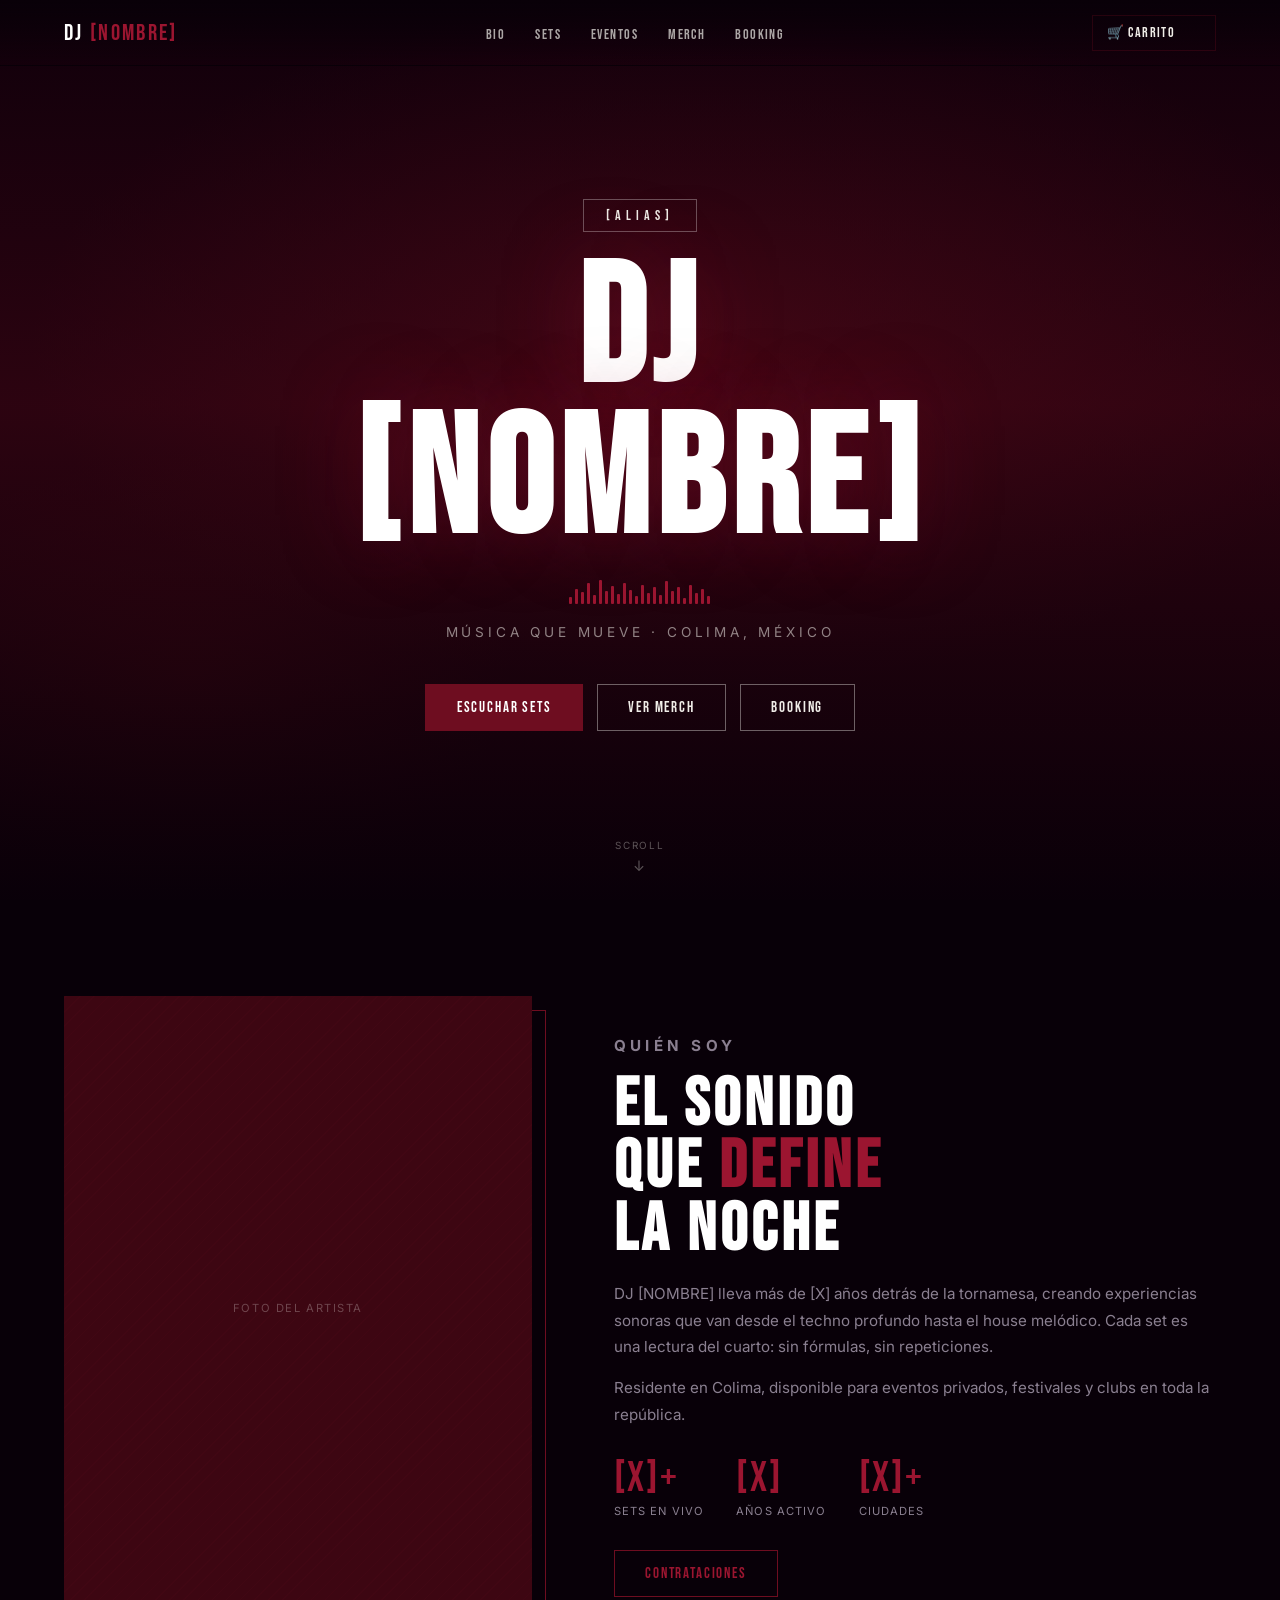
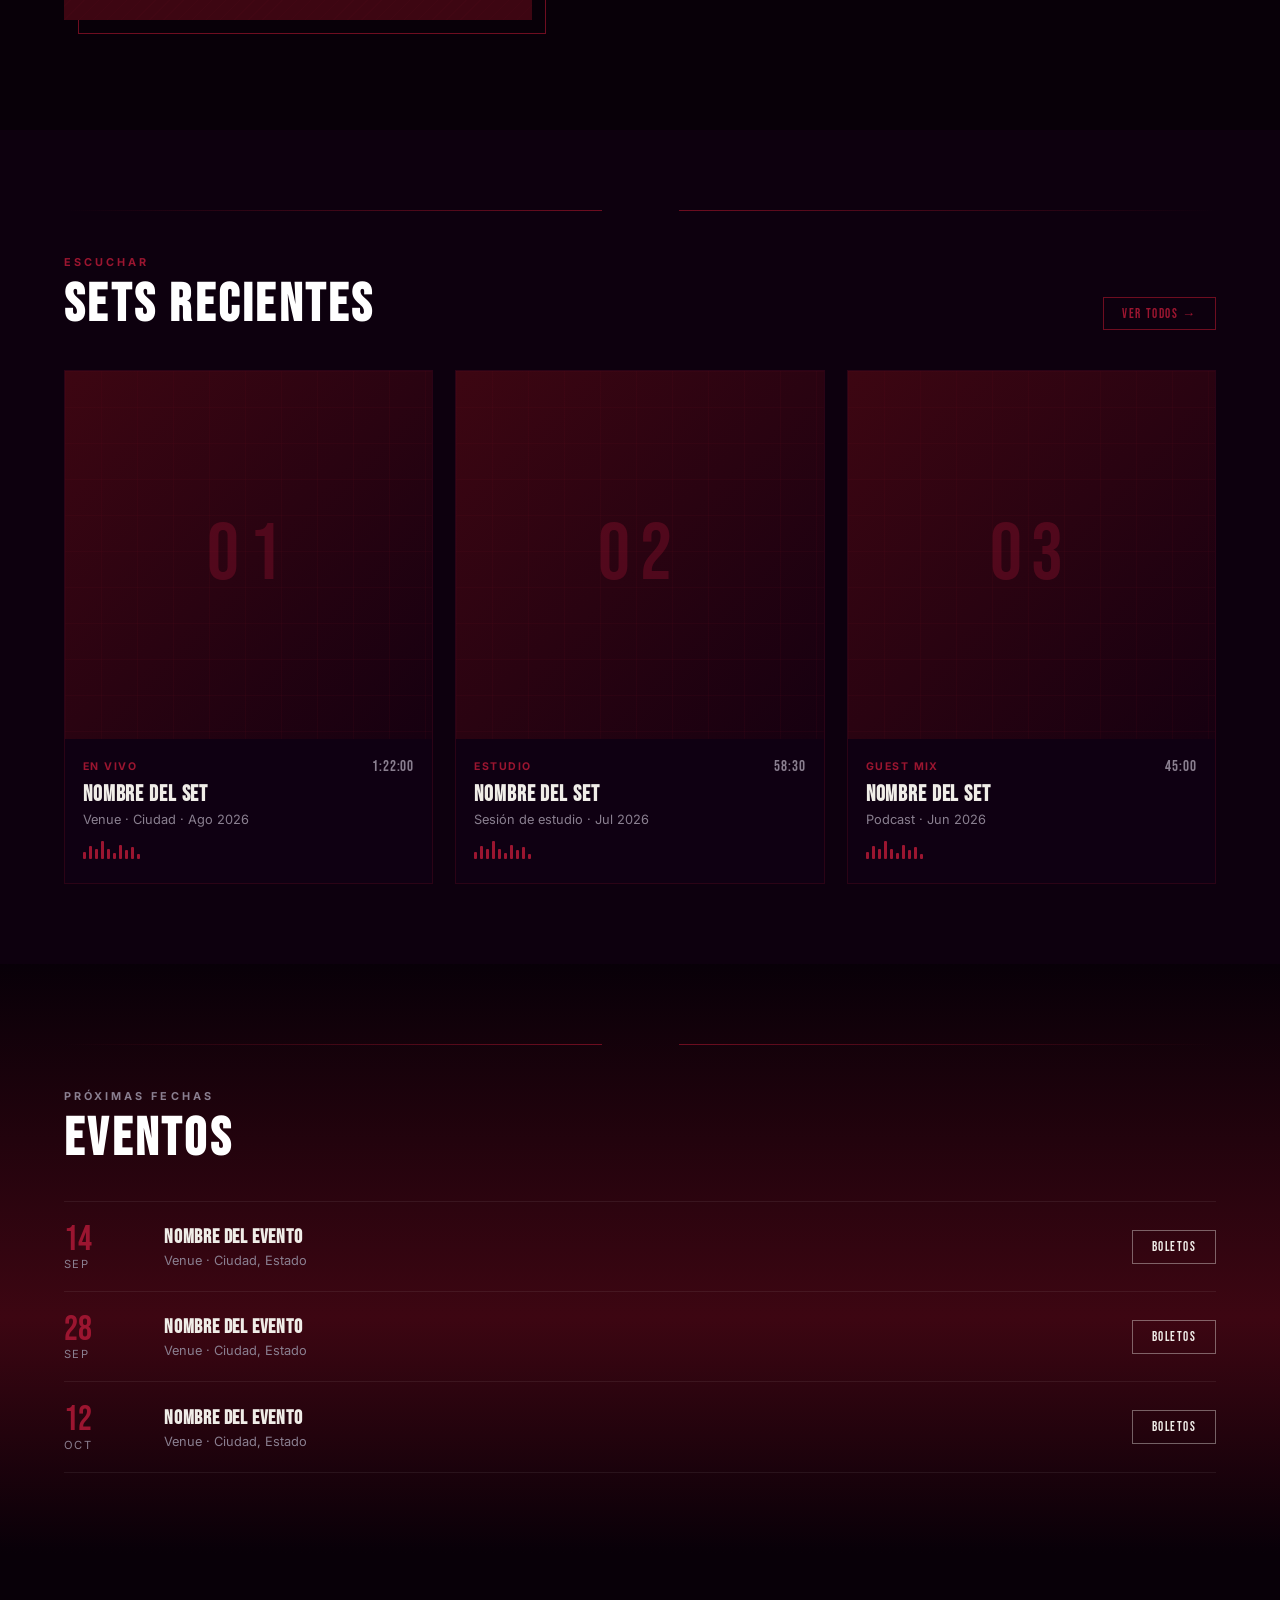
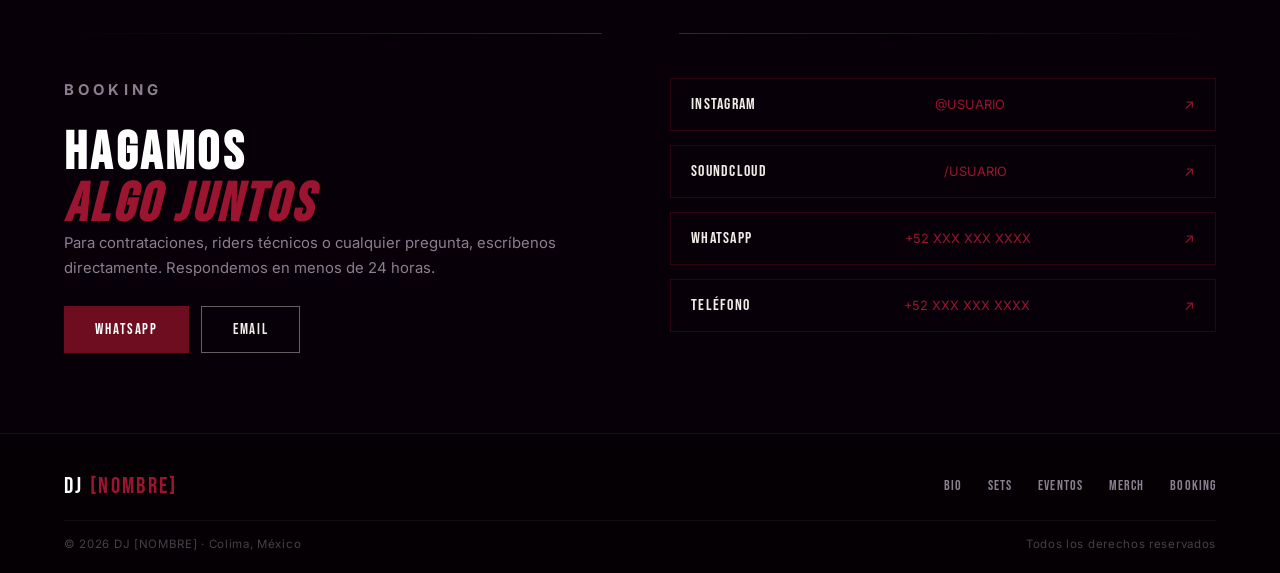
<file: Front_Corregido/index.html>
<!DOCTYPE html>
<html lang="es">
<head>
  <meta charset="UTF-8">
  <meta name="viewport" content="width=device-width, initial-scale=1.0">
  <title>DJ [NOMBRE] — Página oficial</title>
  <meta name="description" content="DJ [NOMBRE] — Sets, eventos, merch y booking desde Colima.">
  <link rel="preconnect" href="https://fonts.googleapis.com">
  <link rel="preconnect" href="https://fonts.gstatic.com" crossorigin>
  <link href="https://fonts.googleapis.com/css2?family=Bebas+Neue&family=Inter:wght@400;500;600;700&display=swap" rel="stylesheet">
  <link rel="stylesheet" href="client/style.css">
</head>
<body>

<!-- ══ HEADER ══════════════════════════════════════════════ -->
<header class="site-header" id="site-header">
  <a href="index.html" class="brand">DJ&nbsp;<em>[NOMBRE]</em></a>

  <nav class="main-nav">
    <ul>
      <li><a href="#about">Bio</a></li>
      <li><a href="#sets">Sets</a></li>
      <li><a href="#eventos">Eventos</a></li>
      <li><a href="catalogo.html">Merch</a></li>
      <li><a href="#contacto">Booking</a></li>
    </ul>
  </nav>

  <button class="menu-toggle" id="menu-toggle" aria-label="Abrir menú" aria-expanded="false" aria-controls="mobile-nav">
    <span></span>
    <span></span>
    <span></span>
  </button>

  <div class="header-right">
    <button class="cart-btn" id="cart-btn" aria-label="Carrito">
      🛒 Carrito
      <span class="cart-count" id="cart-count">0</span>
    </button>
    <button
        class="mobile-menu-btn"
        id="mobile-menu-btn"
        aria-label="Abrir menú"
        aria-expanded="false"
        >
        ☰
    </button>
  </div>

  <nav class="mobile-nav" id="mobile-nav" aria-hidden="true">
    <ul>
      <li><a href="#about">Bio</a></li>
      <li><a href="#sets">Sets</a></li>
      <li><a href="#eventos">Eventos</a></li>
      <li><a href="catalogo.html">Merch</a></li>
      <li><a href="#contacto">Booking</a></li>
    </ul>
  </nav>
</header>
<nav class="mobile-menu" id="mobile-menu">
  <ul>
    <li><a href="#about">Bio</a></li>
    <li><a href="#sets">Sets</a></li>
    <li><a href="#eventos">Eventos</a></li>
    <li><a href="catalogo.html">Merch</a></li>
    <li><a href="#contacto">Booking</a></li>
  </ul>
</nav>

<!-- ══ HERO ════════════════════════════════════════════════ -->
<section class="hero">
  <!-- reemplaza .hero-photo con background-image: url("tu-foto.jpg") en CSS,
       o pon un <img> absoluto aquí adentro -->
  <div class="hero-photo" id="hero-photo"></div>
  <div class="hero-overlay"></div>

  <div class="hero-content">
    <div class="hero-badge">[ALIAS]</div>

    <h1>DJ<br>[NOMBRE]</h1>

    <div class="eq eq-hero">
      <span></span><span></span><span></span><span></span><span></span><span></span>
      <span></span><span></span><span></span><span></span><span></span><span></span>
      <span></span><span></span><span></span><span></span><span></span><span></span>
      <span></span><span></span><span></span><span></span><span></span><span></span>
    </div>

    <p class="hero-tagline">Música que mueve · Colima, México</p>

    <div class="hero-actions">
      <a href="#sets"        class="btn btn-solid">Escuchar sets</a>
      <a href="catalogo.html" class="btn btn-ghost">Ver merch</a>
      <a href="#contacto"    class="btn btn-ghost">Booking</a>
    </div>
  </div>

  <div class="scroll-hint"><span>Scroll</span></div>
</section>

<!-- ══ ABOUT ════════════════════════════════════════════════ -->
<section class="about" id="about">
  <div class="wrap">
    <div class="about-grid">
      <div class="about-photo-wrap">
        <div class="about-photo">
          <div class="ph">Foto del artista</div>
        </div>
      </div>

      <div class="about-text">
        <p class="eyebrow">Quién soy</p>
        <h2 class="section-title-xl">
          El sonido<br>que <em>define</em><br>la noche
        </h2>
        <p>DJ [NOMBRE] lleva más de [X] años detrás de la tornamesa, creando experiencias sonoras que van desde el techno profundo hasta el house melódico. Cada set es una lectura del cuarto: sin fórmulas, sin repeticiones.</p>
        <p>Residente en Colima, disponible para eventos privados, festivales y clubs en toda la república.</p>

        <div class="stats-row">
          <div class="stat"><div class="num">[X]+</div><div class="lbl">Sets en vivo</div></div>
          <div class="stat"><div class="num">[X]</div><div class="lbl">Años activo</div></div>
          <div class="stat"><div class="num">[X]+</div><div class="lbl">Ciudades</div></div>
        </div>

        <a href="#contacto" class="btn btn-tinto">Contrataciones</a>
      </div>
    </div>
  </div>
</section>

<!-- ══ SETS ════════════════════════════════════════════════ -->
<section class="sets-section" id="sets">
  <div class="wrap">
    <div class="divider">
      <div class="eq static">
        <span style="height:40%"></span><span style="height:75%"></span>
        <span style="height:55%"></span><span style="height:100%"></span>
        <span style="height:60%"></span><span style="height:35%"></span>
        <span style="height:80%"></span><span style="height:50%"></span>
      </div>
    </div>

    <div class="section-head">
      <div>
        <p class="eyebrow">Escuchar</p>
        <h2 class="section-title-lg">Sets recientes</h2>
      </div>
      <a href="#" class="btn btn-tinto btn-sm">Ver todos →</a>
    </div>

    <div class="sets-rail">

      <article class="set-card">
        <div class="set-cover">
          <span class="cover-num">01</span>
          <div class="set-play-overlay">
            <div class="play-circle">▶</div>
          </div>
        </div>
        <div class="set-info">
          <div class="set-meta">
            <span class="set-tag">En vivo</span>
            <span class="set-dur">1:22:00</span>
          </div>
          <h3>Nombre del Set</h3>
          <p class="set-venue">Venue · Ciudad · Ago 2026</p>
          <div class="eq set-eq">
            <span></span><span></span><span></span><span></span><span></span>
            <span></span><span></span><span></span><span></span><span></span>
          </div>
        </div>
      </article>

      <article class="set-card">
        <div class="set-cover">
          <span class="cover-num">02</span>
          <div class="set-play-overlay">
            <div class="play-circle">▶</div>
          </div>
        </div>
        <div class="set-info">
          <div class="set-meta">
            <span class="set-tag">Estudio</span>
            <span class="set-dur">58:30</span>
          </div>
          <h3>Nombre del Set</h3>
          <p class="set-venue">Sesión de estudio · Jul 2026</p>
          <div class="eq set-eq">
            <span></span><span></span><span></span><span></span><span></span>
            <span></span><span></span><span></span><span></span><span></span>
          </div>
        </div>
      </article>

      <article class="set-card">
        <div class="set-cover">
          <span class="cover-num">03</span>
          <div class="set-play-overlay">
            <div class="play-circle">▶</div>
          </div>
        </div>
        <div class="set-info">
          <div class="set-meta">
            <span class="set-tag">Guest Mix</span>
            <span class="set-dur">45:00</span>
          </div>
          <h3>Nombre del Set</h3>
          <p class="set-venue">Podcast · Jun 2026</p>
          <div class="eq set-eq">
            <span></span><span></span><span></span><span></span><span></span>
            <span></span><span></span><span></span><span></span><span></span>
          </div>
        </div>
      </article>

    </div>
  </div>
</section>

<!-- ══ EVENTOS ══════════════════════════════════════════════ -->
<section class="events-section" id="eventos">
  <div class="wrap">
    <div class="divider">
      <div class="eq static">
        <span style="height:40%"></span><span style="height:75%"></span>
        <span style="height:55%"></span><span style="height:100%"></span>
        <span style="height:60%"></span><span style="height:35%"></span>
        <span style="height:80%"></span><span style="height:50%"></span>
      </div>
    </div>

    <p class="eyebrow dim">Próximas fechas</p>
    <h2 class="section-title-lg" style="margin-bottom:0;">Eventos</h2>

    <div class="event-list">
      <div class="event-row">
        <div class="ev-date"><div class="day">14</div><div class="month">Sep</div></div>
        <div class="ev-info"><h4>Nombre del evento</h4><p>Venue · Ciudad, Estado</p></div>
        <a href="#contacto" class="btn btn-ghost btn-sm">Boletos</a>
      </div>
      <div class="event-row">
        <div class="ev-date"><div class="day">28</div><div class="month">Sep</div></div>
        <div class="ev-info"><h4>Nombre del evento</h4><p>Venue · Ciudad, Estado</p></div>
        <a href="#contacto" class="btn btn-ghost btn-sm">Boletos</a>
      </div>
      <div class="event-row">
        <div class="ev-date"><div class="day">12</div><div class="month">Oct</div></div>
        <div class="ev-info"><h4>Nombre del evento</h4><p>Venue · Ciudad, Estado</p></div>
        <a href="#contacto" class="btn btn-ghost btn-sm">Boletos</a>
      </div>
    </div>
  </div>
</section>

<!-- ══ CONTACTO ════════════════════════════════════════════ -->
<section class="contact-section" id="contacto">
  <div class="wrap">
    <div class="divider">
      <div class="eq static">
        <span style="height:40%"></span><span style="height:75%"></span>
        <span style="height:55%"></span><span style="height:100%"></span>
        <span style="height:60%"></span><span style="height:35%"></span>
        <span style="height:80%"></span><span style="height:50%"></span>
      </div>
    </div>

    <div class="contact-grid">
      <div>
        <p class="eyebrow">Booking</p>
        <h2 class="section-title-lg">Hagamos<br><em style="color:var(--tinto-lt)">algo juntos</em></h2>
        <p>Para contrataciones, riders técnicos o cualquier pregunta, escríbenos directamente. Respondemos en menos de 24 horas.</p>
        <div style="display:flex;gap:12px;flex-wrap:wrap;">
          <a href="https://wa.me/52XXXXXXXXXX" class="btn btn-solid" target="_blank" rel="noopener">WhatsApp</a>
          <a href="mailto:correo@dominio.com"   class="btn btn-ghost">Email</a>
        </div>
      </div>

      <div class="social-links">
        <a href="https://instagram.com/USUARIO"  class="soc-link" target="_blank" rel="noopener">
          <span class="soc-platform">Instagram</span>
          <span class="soc-handle">@USUARIO</span>
          <span class="soc-arrow">↗</span>
        </a>
        <a href="https://soundcloud.com/USUARIO" class="soc-link" target="_blank" rel="noopener">
          <span class="soc-platform">SoundCloud</span>
          <span class="soc-handle">/USUARIO</span>
          <span class="soc-arrow">↗</span>
        </a>
        <a href="https://wa.me/52XXXXXXXXXX"     class="soc-link" target="_blank" rel="noopener">
          <span class="soc-platform">WhatsApp</span>
          <span class="soc-handle">+52 XXX XXX XXXX</span>
          <span class="soc-arrow">↗</span>
        </a>
        <a href="tel:+52XXXXXXXXXX"              class="soc-link">
          <span class="soc-platform">Teléfono</span>
          <span class="soc-handle">+52 XXX XXX XXXX</span>
          <span class="soc-arrow">↗</span>
        </a>
      </div>
    </div>
  </div>
</section>

<!-- ══ FOOTER ══════════════════════════════════════════════ -->
<footer class="site-footer">
  <div class="wrap">
    <div class="footer-inner">
      <a href="index.html" class="brand">DJ&nbsp;<em>[NOMBRE]</em></a>
      <nav class="footer-nav">
        <a href="#about">Bio</a>
        <a href="#sets">Sets</a>
        <a href="#eventos">Eventos</a>
        <a href="catalogo.html">Merch</a>
        <a href="#contacto">Booking</a>
      </nav>
    </div>
    <div class="footer-copy">
      <span>© 2026 DJ [NOMBRE] · Colima, México</span>
      <span>Todos los derechos reservados</span>
    </div>
  </div>
</footer>

<!-- ══ CARRITO LATERAL ══════════════════════════════════════ -->
<div class="cart-panel" id="cart-panel">
  <div class="cart-panel-head">
    <h3>CARRITO</h3>
    <button class="cart-close" id="cart-close" aria-label="Cerrar">✕</button>
  </div>
  <div class="cart-items" id="cart-items"></div>
  <div class="cart-panel-foot">
    <div class="cart-total">
      <span>Total</span>
      <strong id="cart-total-val">$0</strong>
    </div>
    <a href="#" class="btn btn-solid btn-full">Finalizar compra</a>
  </div>
</div>

<script src="client/main.js"></script>
</body>
</html>
</file>
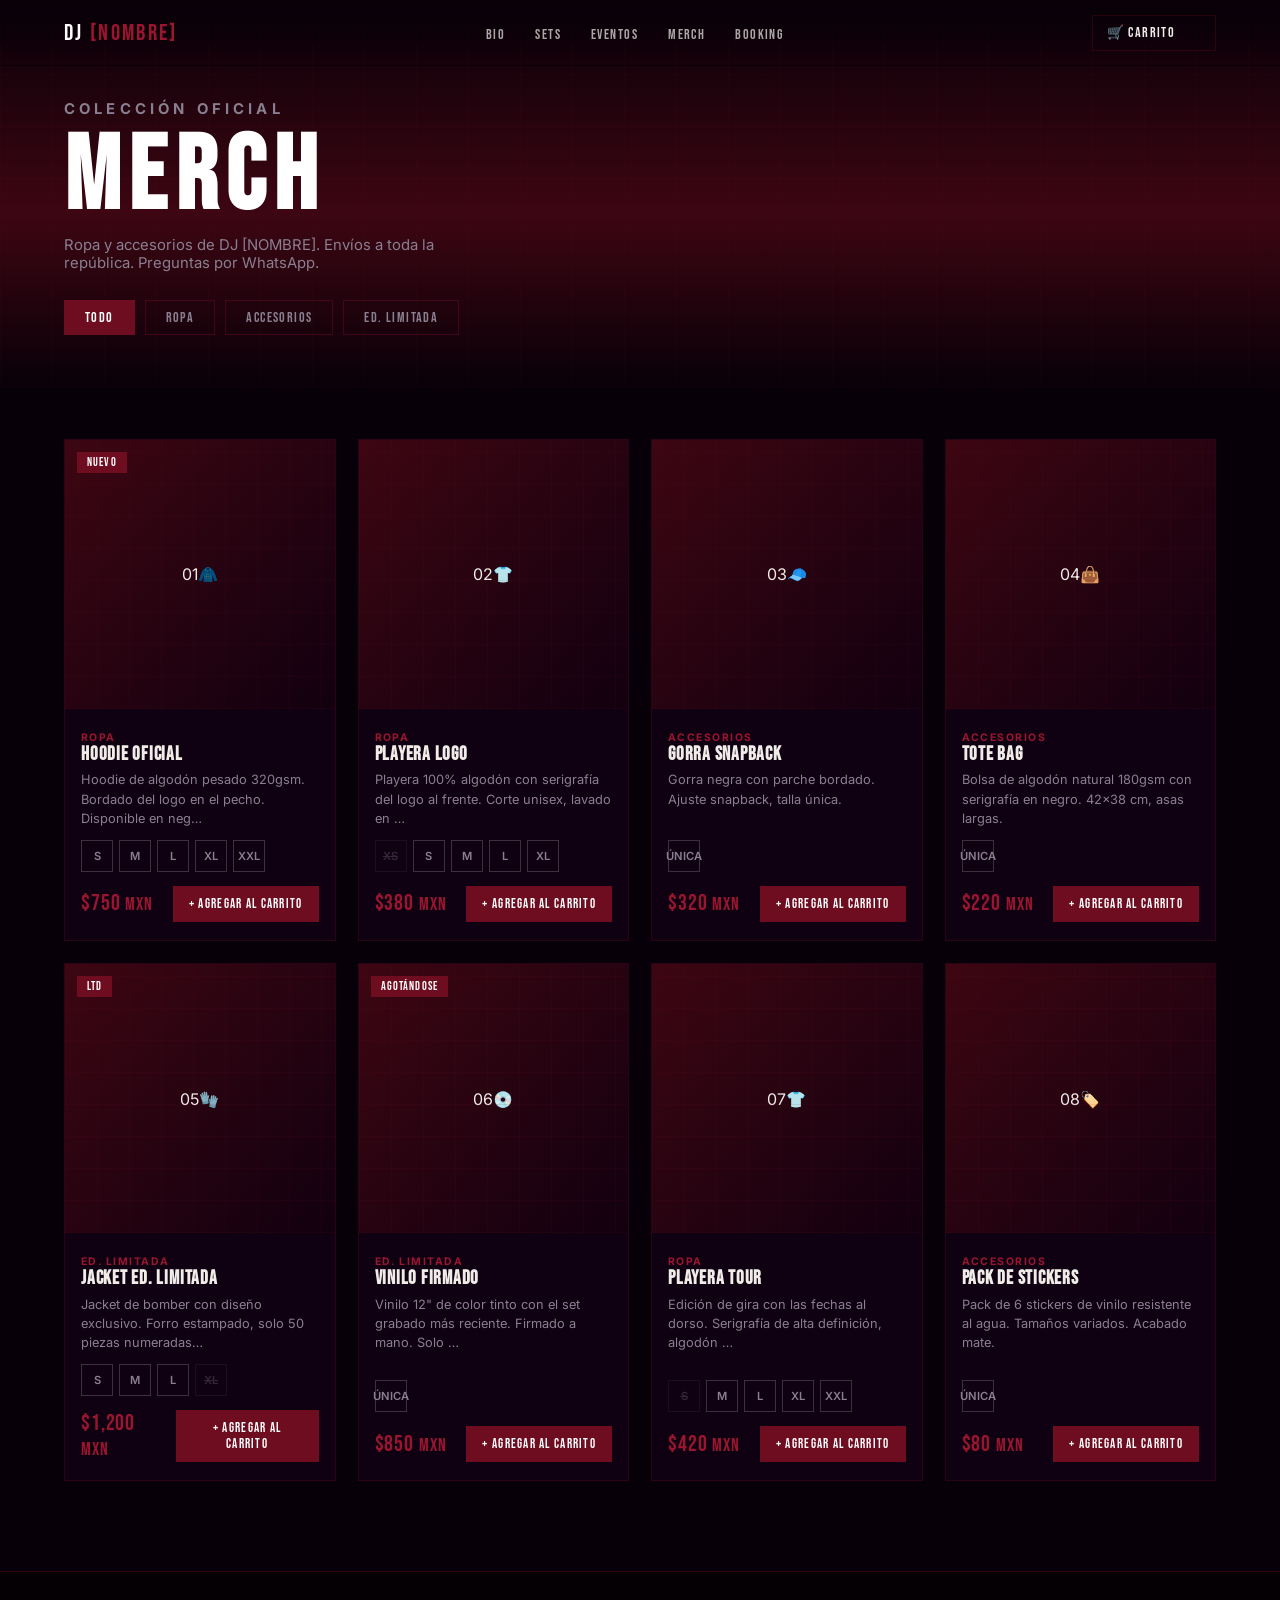
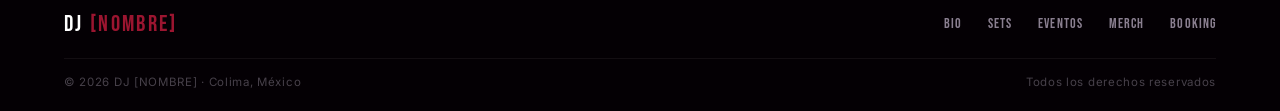
<file: Front_Corregido/catalogo.html>
<!DOCTYPE html>
<html lang="es">
<head>
  <meta charset="UTF-8">
  <meta name="viewport" content="width=device-width, initial-scale=1.0">
  <title>Merch | DJ [NOMBRE]</title>
  <link rel="preconnect" href="https://fonts.googleapis.com">
  <link rel="preconnect" href="https://fonts.gstatic.com" crossorigin>
  <link href="https://fonts.googleapis.com/css2?family=Bebas+Neue&family=Inter:wght@400;500;600;700&display=swap" rel="stylesheet">
  <link rel="stylesheet" href="client/style.css">
</head>
<body>

<!-- ══ HEADER ══════════════════════════════════════════════ -->
<header class="site-header scrolled" id="site-header">
  <a href="index.html" class="brand">DJ&nbsp;<em>[NOMBRE]</em></a>

  <nav class="main-nav">
    <ul>
      <li><a href="index.html#about">Bio</a></li>
      <li><a href="index.html#sets">Sets</a></li>
      <li><a href="index.html#eventos">Eventos</a></li>
      <li><a href="catalogo.html">Merch</a></li>
      <li><a href="index.html#contacto">Booking</a></li>
    </ul>
  </nav>

  <button class="menu-toggle" id="menu-toggle" aria-label="Abrir menú" aria-expanded="false" aria-controls="mobile-nav">
    <span></span>
    <span></span>
    <span></span>
  </button>

  <div class="header-right">
    <button class="cart-btn" id="cart-btn" aria-label="Carrito">
      🛒 Carrito
      <span class="cart-count" id="cart-count">0</span>
    </button>
  </div>

  <nav class="mobile-nav" id="mobile-nav" aria-hidden="true">
    <ul>
      <li><a href="index.html#about">Bio</a></li>
      <li><a href="index.html#sets">Sets</a></li>
      <li><a href="index.html#eventos">Eventos</a></li>
      <li><a href="catalogo.html">Merch</a></li>
      <li><a href="index.html#contacto">Booking</a></li>
    </ul>
  </nav>
</header>

<!-- ══ CATALOG HERO ════════════════════════════════════════ -->
<section class="cat-hero">
  <div class="wrap cat-hero-inner">
    <p class="eyebrow">Colección oficial</p>
    <h1>Merch</h1>
    <p>Ropa y accesorios de DJ [NOMBRE]. Envíos a toda la república. Preguntas por WhatsApp.</p>

    <div class="filters" id="filters">
      <button class="chip active" data-cat="all">Todo</button>
      <button class="chip" data-cat="ropa">Ropa</button>
      <button class="chip" data-cat="accesorios">Accesorios</button>
      <button class="chip" data-cat="edicion">Ed. Limitada</button>
    </div>
  </div>
</section>

<!-- ══ GRID DE MERCH ════════════════════════════════════════ -->
<main class="wrap">
  <div class="merch-grid" id="merch-grid">

    <!-- Los datos de cada producto están en el JS al final -->
    <!-- Las tarjetas se generan dinámicamente -->

  </div>
</main>

<!-- ══ FOOTER ══════════════════════════════════════════════ -->
<footer class="site-footer">
  <div class="wrap">
    <div class="footer-inner">
      <a href="index.html" class="brand">DJ&nbsp;<em>[NOMBRE]</em></a>
      <nav class="footer-nav">
        <a href="index.html#about">Bio</a>
        <a href="index.html#sets">Sets</a>
        <a href="index.html#eventos">Eventos</a>
        <a href="catalogo.html">Merch</a>
        <a href="index.html#contacto">Booking</a>
      </nav>
    </div>
    <div class="footer-copy">
      <span>© 2026 DJ [NOMBRE] · Colima, México</span>
      <span>Todos los derechos reservados</span>
    </div>
  </div>
</footer>

<!-- ══ CARRITO LATERAL ══════════════════════════════════════ -->
<div class="cart-panel" id="cart-panel">
  <div class="cart-panel-head">
    <h3>CARRITO</h3>
    <button class="cart-close" id="cart-close" aria-label="Cerrar">✕</button>
  </div>
  <div class="cart-items" id="cart-items"></div>
  <div class="cart-panel-foot">
    <div class="cart-total">
      <span>Total</span>
      <strong id="cart-total-val">$0</strong>
    </div>
    <a href="#" class="btn btn-solid btn-full">Finalizar compra</a>
  </div>
</div>

<!-- ══ MODAL DE PRODUCTO ════════════════════════════════════ -->
<div class="modal-backdrop" id="modal-backdrop" role="dialog" aria-modal="true">
  <div class="modal" id="modal">
    <div class="modal-img" id="modal-img">🛒</div>
    <div class="modal-body">
      <button class="modal-close" id="modal-close" aria-label="Cerrar">✕</button>
      <p class="modal-cat"  id="modal-cat"></p>
      <h2 class="modal-name" id="modal-name"></h2>
      <p class="modal-price" id="modal-price"></p>
      <p class="modal-desc"  id="modal-desc"></p>

      <p class="modal-label">Talla</p>
      <div class="sizes" id="modal-sizes"></div>

      <div style="margin-top:auto; padding-top:20px;">
        <button class="btn btn-solid btn-full" id="modal-add-btn" style="font-size:1rem;padding:1em;">
          Agregar al carrito
        </button>
      </div>
    </div>
  </div>
</div>

<!-- ══ TOAST ════════════════════════════════════════════════ -->
<div class="toast" id="toast"></div>

<script src="client/main.js"></script>
<script src="client/catalogo.js"></script>
</body>
</html>
</file>
<file: Front_Corregido/client/style.css>
/* ============================================================
   DJ SITE v2 — estilos completos
   Firma visual: barras EQ animadas
   Paleta: void(#080008) · tinto(#6E0D20) · tinto-lt(#9B1530) · paper(#F0EDE8)
   ============================================================ */

:root {
  --void:     #080008;
  --deep:     #0D000E;
  --tinto-dk: #3D0612;
  --tinto:    #6E0D20;
  --tinto-lt: #9B1530;
  --tinto-glow: rgba(155,21,48,0.35);
  --paper:    #F0EDE8;
  --white:    #FFFFFF;
  --muted:    #8A7F90;
  --border:   rgba(110,13,32,0.3);

  --display: "Bebas Neue", Impact, "Arial Narrow", sans-serif;
  --sans:    "Inter", -apple-system, sans-serif;
  --maxw: 1180px;
}

*, *::before, *::after { box-sizing: border-box; margin: 0; padding: 0; }
html { scroll-behavior: smooth; }

body {
  background: var(--void);
  color: var(--paper);
  font-family: var(--sans);
  -webkit-font-smoothing: antialiased;
  overflow-x: hidden;
}

img { display: block; max-width: 100%; }
a   { color: inherit; text-decoration: none; }
button { cursor: pointer; font-family: inherit; }

/* ── helpers ── */
.wrap { width: clamp(300px, 90%, var(--maxw)); margin: 0 auto; }

.eyebrow {
  font-family: var(--sans);
  font-size: 0.68rem;
  font-weight: 700;
  letter-spacing: 0.28em;
  text-transform: uppercase;
  color: var(--tinto-lt);
}
.eyebrow.dim { color: var(--muted); }

/* ── EQ bars (firma) ── */
.eq {
  display: inline-flex;
  align-items: flex-end;
  gap: 3px;
}
.eq span {
  width: 3px;
  border-radius: 1px;
  background: var(--tinto-lt);
  animation: eq var(--d,1s) ease-in-out infinite alternate;
  transform-origin: bottom;
}
@keyframes eq {
  from { transform: scaleY(.25); opacity:.35; }
  to   { transform: scaleY(1);   opacity:1; }
}
.eq.static span { animation: none; transform: none; }

/* ── divider ── */
.divider {
  display: flex;
  align-items: center;
  gap: 16px;
  margin-bottom: 44px;
}
.divider::before,
.divider::after {
  content: "";
  flex: 1;
  height: 1px;
}
.divider::before { background: linear-gradient(90deg, transparent, var(--tinto)); }
.divider::after  { background: linear-gradient(90deg, var(--tinto), transparent); }

/* ── buttons ── */
.btn {
  display: inline-flex;
  align-items: center;
  gap: .6em;
  padding: .85em 2em;
  font-family: var(--display);
  font-size: .95rem;
  letter-spacing: .12em;
  border: 1px solid transparent;
  transition: background .2s, color .2s, border-color .2s, transform .2s;
}
.btn:hover { transform: translateY(-2px); }

.btn-solid  { background: var(--tinto);   color: var(--white); border-color: var(--tinto); }
.btn-solid:hover  { background: var(--tinto-lt); border-color: var(--tinto-lt); }

.btn-ghost  { background: transparent; color: var(--paper); border-color: rgba(240,237,232,.4); }
.btn-ghost:hover  { border-color: var(--paper); }

.btn-tinto  { background: transparent; color: var(--tinto-lt); border-color: var(--tinto); }
.btn-tinto:hover  { background: var(--tinto); color: var(--white); }

.btn-sm { padding: .6em 1.4em; font-size: .82rem; }
.btn-full { width: 100%; justify-content: center; }

/* ============================================================
   HEADER
   ============================================================ */
.site-header {
  position: fixed;
  inset: 0 0 auto 0;
  z-index: 200;
  height: 66px;
  display: flex;
  align-items: center;
  justify-content: space-between;
  padding: 0 5%;
  background: linear-gradient(180deg, rgba(8,0,8,.88) 0%, transparent 100%);
  transition: background .3s, border-color .3s;
  border-bottom: 1px solid transparent;
}
.site-header.scrolled {
  background: rgba(8,0,8,.97);
  border-color: var(--border);
}

.brand {
  font-family: var(--display);
  font-size: 1.45rem;
  letter-spacing: .1em;
  color: var(--white);
}
.brand em { font-style: normal; color: var(--tinto-lt); }

.main-nav ul { display: flex; gap: 30px; list-style: none; }
.main-nav a {
  font-family: var(--display);
  font-size: .9rem;
  letter-spacing: .1em;
  color: rgba(240,237,232,.7);
  transition: color .2s;
}
.main-nav a:hover { color: var(--tinto-lt); }

/* menú móvil */
.menu-toggle {
  display: none;
  width: 42px;
  height: 42px;
  padding: 9px;
  border: 1px solid var(--border);
  background: transparent;
  cursor: pointer;
  flex-direction: column;
  justify-content: center;
  gap: 5px;
  z-index: 202;
}
.menu-toggle span {
  display: block;
  width: 100%;
  height: 2px;
  background: var(--paper);
  transition: transform .2s, opacity .2s;
}
.menu-toggle.active span:nth-child(1) { transform: translateY(7px) rotate(45deg); }
.menu-toggle.active span:nth-child(2) { opacity: 0; }
.menu-toggle.active span:nth-child(3) { transform: translateY(-7px) rotate(-45deg); }
.menu-toggle:hover { border-color: var(--tinto-lt); }

.mobile-nav {
  display: none;
}

/* carrito en header */
.header-right { display: flex; align-items: center; gap: 20px; }

/* Menú móvil */
.mobile-menu-btn {
  display: none;
  background: transparent;
  border: 1px solid var(--border);
  color: var(--paper);
  width: 42px;
  height: 42px;
  align-items: center;
  justify-content: center;
  font-size: 1.2rem;
  cursor: pointer;
}

.mobile-menu {
  display: none;
}

.cart-btn {
  position: relative;
  background: none;
  border: 1px solid var(--border);
  padding: 8px 14px;
  display: flex;
  align-items: center;
  gap: 8px;
  color: var(--paper);
  font-family: var(--display);
  font-size: .85rem;
  letter-spacing: .1em;
  transition: border-color .2s, background .2s;
}
.cart-btn:hover { border-color: var(--tinto-lt); background: rgba(110,13,32,.15); }

.cart-count {
  background: var(--tinto);
  color: var(--white);
  font-size: .7rem;
  font-weight: 700;
  width: 18px; height: 18px;
  border-radius: 50%;
  display: flex;
  align-items: center;
  justify-content: center;
  opacity: 0;
  transition: opacity .2s;
}
.cart-count.visible { opacity: 1; }

/* ============================================================
   HERO
   ============================================================ */
.hero {
  min-height: 100svh;
  position: relative;
  display: flex;
  align-items: center;
  justify-content: center;
  overflow: hidden;
  text-align: center;
}

.hero-photo {
  position: absolute;
  inset: 0;
  background-color: #18000E;
  background-image:
    radial-gradient(ellipse 75% 55% at 55% 38%, rgba(110,13,32,.6) 0%, transparent 70%),
    radial-gradient(ellipse 45% 45% at 15% 75%, rgba(61,6,18,.75) 0%, transparent 55%);
  background-size: cover;
  background-position: center;
}
.hero-overlay {
  position: absolute;
  inset: 0;
  background: linear-gradient(180deg,
    rgba(8,0,8,.5) 0%,
    rgba(61,6,18,.55) 45%,
    rgba(8,0,8,.92) 100%);
}

.hero-content {
  position: relative;
  z-index: 2;
  padding: 120px 20px 90px;
}

.hero-badge {
  display: inline-block;
  border: 1px solid rgba(255,255,255,.3);
  padding: 7px 22px;
  margin-bottom: 24px;
  font-family: var(--display);
  font-size: .9rem;
  letter-spacing: .35em;
  color: var(--paper);
}

.hero h1 {
  font-family: var(--display);
  font-size: clamp(5rem, 18vw, 10.5rem);
  line-height: .9;
  letter-spacing: .04em;
  color: var(--white);
  text-shadow: 0 0 80px var(--tinto-glow);
  margin-bottom: 22px;
}

/* EQ hero — 24 barras */
.eq-hero {
  height: 24px;
  justify-content: center;
  margin-bottom: 20px;
}
.eq-hero span:nth-child(1)  { height:30%;  --d:.9s;  }
.eq-hero span:nth-child(2)  { height:65%;  --d:1.1s; }
.eq-hero span:nth-child(3)  { height:50%;  --d:.75s; }
.eq-hero span:nth-child(4)  { height:90%;  --d:1.3s; }
.eq-hero span:nth-child(5)  { height:40%;  --d:.8s;  }
.eq-hero span:nth-child(6)  { height:100%; --d:1.0s; }
.eq-hero span:nth-child(7)  { height:55%;  --d:1.4s; }
.eq-hero span:nth-child(8)  { height:75%;  --d:.6s;  }
.eq-hero span:nth-child(9)  { height:42%;  --d:1.2s; }
.eq-hero span:nth-child(10) { height:88%;  --d:.95s; }
.eq-hero span:nth-child(11) { height:60%;  --d:1.15s;}
.eq-hero span:nth-child(12) { height:35%;  --d:.7s;  }
.eq-hero span:nth-child(13) { height:80%;  --d:1.05s;}
.eq-hero span:nth-child(14) { height:48%;  --d:.85s; }
.eq-hero span:nth-child(15) { height:70%;  --d:1.25s;}
.eq-hero span:nth-child(16) { height:38%;  --d:.65s; }
.eq-hero span:nth-child(17) { height:95%;  --d:1.35s;}
.eq-hero span:nth-child(18) { height:55%;  --d:.9s;  }
.eq-hero span:nth-child(19) { height:72%;  --d:1.1s; }
.eq-hero span:nth-child(20) { height:28%;  --d:.8s;  }
.eq-hero span:nth-child(21) { height:82%;  --d:1.0s; }
.eq-hero span:nth-child(22) { height:45%;  --d:.7s;  }
.eq-hero span:nth-child(23) { height:65%;  --d:1.2s; }
.eq-hero span:nth-child(24) { height:33%;  --d:.9s;  }

.hero-tagline {
  font-size: clamp(.72rem, 1.4vw, .85rem);
  letter-spacing: .28em;
  text-transform: uppercase;
  color: rgba(240,237,232,.55);
  margin-bottom: 44px;
}

.hero-actions { display: flex; gap: 14px; justify-content: center; flex-wrap: wrap; }

.scroll-hint {
  position: absolute;
  bottom: 26px; left: 50%;
  transform: translateX(-50%);
  z-index: 2;
  font-size: .62rem;
  letter-spacing: .2em;
  text-transform: uppercase;
  color: rgba(240,237,232,.35);
  display: flex;
  flex-direction: column;
  align-items: center;
  gap: 6px;
  animation: bob 2.2s ease-in-out infinite;
}
.scroll-hint::after { content: "↓"; font-size: .9rem; }
@keyframes bob {
  0%,100% { transform: translateX(-50%) translateY(0); }
  50%      { transform: translateX(-50%) translateY(7px); }
}

/* ============================================================
   ABOUT
   ============================================================ */
.about { padding: 96px 0; }

.about-grid {
  display: grid;
  grid-template-columns: 1fr 1.25fr;
  gap: 68px;
  align-items: center;
}

/* foto con marco desplazado */
.about-photo-wrap {
  position: relative;
  padding: 0 14px 14px 0;
}
.about-photo-wrap::after {
  content: "";
  position: absolute;
  top: 14px; right: 0; bottom: 0; left: 14px;
  border: 1px solid var(--tinto);
  z-index: 0;
}
.about-photo {
  position: relative;
  z-index: 1;
  aspect-ratio: 3/4;
  background: var(--tinto-dk);
  overflow: hidden;
}
.about-photo::after {
  content: "";
  position: absolute;
  inset: 0;
  background: repeating-linear-gradient(
    -45deg,
    rgba(110,13,32,.08) 0 1px,
    transparent 1px 10px
  );
}
.about-photo .ph {
  position: absolute;
  inset: 0; z-index: 1;
  display: flex; align-items: center; justify-content: center;
  font-size: .7rem; letter-spacing: .14em; text-transform: uppercase;
  color: rgba(240,237,232,.28);
}

.section-title-xl {
  font-family: var(--display);
  font-size: clamp(2.8rem, 5.5vw, 4.2rem);
  letter-spacing: .06em;
  line-height: .93;
  color: var(--white);
  margin: 12px 0 20px;
}
.section-title-xl em { font-style: normal; color: var(--tinto-lt); }

.about-text p { color: var(--muted); line-height: 1.75; margin-bottom: 14px; font-size: .95rem; }

.stats-row { display: flex; gap: 32px; margin: 30px 0 32px; }
.stat .num {
  font-family: var(--display);
  font-size: 2.6rem;
  letter-spacing: .04em;
  color: var(--tinto-lt);
  line-height: 1;
}
.stat .lbl {
  font-size: .7rem;
  letter-spacing: .1em;
  text-transform: uppercase;
  color: var(--muted);
  margin-top: 4px;
}

/* ============================================================
   SETS (sección home — diseño real)
   ============================================================ */
.sets-section {
  padding: 80px 0;
  background: var(--deep);
}

.section-head {
  display: flex;
  align-items: flex-end;
  justify-content: space-between;
  margin-bottom: 40px;
  flex-wrap: wrap;
  gap: 16px;
}

.section-title-lg {
  font-family: var(--display);
  font-size: clamp(2.2rem, 5vw, 3.4rem);
  letter-spacing: .06em;
  color: var(--white);
  line-height: .95;
  margin-top: 10px;
}

/* carrusel horizontal de sets */
.sets-rail {
  display: grid;
  grid-template-columns: repeat(3, 1fr);
  gap: 22px;
}

.set-card {
  background: #0F0012;
  border: 1px solid var(--border);
  position: relative;
  overflow: hidden;
  transition: border-color .3s, transform .3s cubic-bezier(.2,.7,.3,1);
}
.set-card:hover { border-color: var(--tinto-lt); transform: translateY(-5px); }

/* franja roja superior al hover */
.set-card::before {
  content: "";
  position: absolute;
  top: 0; left: 0; right: 0;
  height: 2px;
  background: var(--tinto-lt);
  transform: scaleX(0);
  transition: transform .3s ease;
  z-index: 2;
}
.set-card:hover::before { transform: scaleX(1); }

.set-cover {
  aspect-ratio: 1;
  background: linear-gradient(135deg, var(--tinto-dk) 0%, #160010 100%);
  display: flex;
  align-items: center;
  justify-content: center;
  position: relative;
  overflow: hidden;
}

/* patrón de cuadrícula en cover */
.set-cover::before {
  content: "";
  position: absolute;
  inset: 0;
  background-image:
    repeating-linear-gradient(90deg, rgba(110,13,32,.1) 0 1px, transparent 1px 36px),
    repeating-linear-gradient(180deg, rgba(110,13,32,.1) 0 1px, transparent 1px 36px);
}

/* número grande centrado como portada placeholder */
.set-cover .cover-num {
  font-family: var(--display);
  font-size: 5rem;
  letter-spacing: .12em;
  color: rgba(155,21,48,.35);
  line-height: 1;
  position: relative;
  z-index: 1;
  user-select: none;
}

/* botón play que aparece al hover */
.set-play-overlay {
  position: absolute;
  inset: 0; z-index: 3;
  display: flex;
  align-items: center;
  justify-content: center;
  background: rgba(8,0,8,.6);
  opacity: 0;
  transition: opacity .25s;
}
.set-card:hover .set-play-overlay { opacity: 1; }

.play-circle {
  width: 54px; height: 54px;
  border: 2px solid var(--white);
  border-radius: 50%;
  display: flex;
  align-items: center;
  justify-content: center;
  font-size: .9rem;
  color: var(--white);
  background: rgba(110,13,32,.6);
  transition: background .2s, transform .2s;
}
.set-card:hover .play-circle { background: var(--tinto); transform: scale(1.08); }

.set-info { padding: 18px 18px 20px; }

.set-meta {
  display: flex;
  align-items: center;
  justify-content: space-between;
  margin-bottom: 8px;
}
.set-tag {
  font-size: .66rem;
  font-weight: 700;
  letter-spacing: .14em;
  text-transform: uppercase;
  color: var(--tinto-lt);
}
.set-dur {
  font-family: var(--display);
  font-size: .95rem;
  letter-spacing: .06em;
  color: var(--muted);
}

.set-info h3 {
  font-family: var(--display);
  font-size: 1.35rem;
  letter-spacing: .04em;
  color: var(--paper);
  line-height: 1.05;
  margin-bottom: 6px;
}
.set-info .set-venue {
  font-size: .8rem;
  color: var(--muted);
  margin-bottom: 14px;
}

/* mini EQ bars debajo del título */
.set-eq {
  height: 18px;
}
.set-eq span:nth-child(1) { height:40%; --d:.85s; }
.set-eq span:nth-child(2) { height:75%; --d:1.1s; }
.set-eq span:nth-child(3) { height:55%; --d:.7s;  }
.set-eq span:nth-child(4) { height:100%;--d:1.3s; }
.set-eq span:nth-child(5) { height:60%; --d:.9s;  }
.set-eq span:nth-child(6) { height:35%; --d:1.0s; }
.set-eq span:nth-child(7) { height:80%; --d:.75s; }
.set-eq span:nth-child(8) { height:50%; --d:1.2s; }
.set-eq span:nth-child(9) { height:68%; --d:.65s; }
.set-eq span:nth-child(10){ height:30%; --d:1.1s; }

/* ============================================================
   EVENTOS
   ============================================================ */
.events-section {
  padding: 80px 0;
  background:
    linear-gradient(180deg, var(--void) 0%, var(--tinto-dk) 60%, var(--void) 100%);
}

.event-list { margin-top: 36px; }
.event-row {
  display: grid;
  grid-template-columns: 76px 1fr auto;
  align-items: center;
  gap: 24px;
  padding: 20px 0;
  border-top: 1px solid rgba(240,237,232,.07);
  transition: padding-left .22s ease;
}
.event-row:last-child { border-bottom: 1px solid rgba(240,237,232,.07); }
.event-row:hover { padding-left: 10px; }

.ev-date .day {
  font-family: var(--display);
  font-size: 2.2rem;
  color: var(--tinto-lt);
  line-height: 1;
}
.ev-date .month { font-size: .7rem; letter-spacing: .12em; text-transform: uppercase; color: var(--muted); }

.ev-info h4 { font-family: var(--display); font-size: 1.25rem; letter-spacing: .04em; color: var(--paper); margin-bottom: 4px; }
.ev-info p { font-size: .8rem; color: var(--muted); }

/* ============================================================
   CATÁLOGO DE MERCH (catalogo.html)
   ============================================================ */
.cat-hero {
  min-height: 40vh;
  background:
    linear-gradient(180deg, var(--void) 0%, var(--tinto-dk) 55%, var(--void) 100%);
  display: flex;
  align-items: flex-end;
  padding: 100px 0 52px;
  position: relative;
  overflow: hidden;
}
.cat-hero::before {
  content: "";
  position: absolute;
  inset: 0;
  background-image:
    repeating-linear-gradient(90deg, rgba(110,13,32,.07) 0 1px, transparent 1px 52px),
    repeating-linear-gradient(0deg,  rgba(110,13,32,.07) 0 1px, transparent 1px 52px);
}
.cat-hero-inner { position: relative; z-index: 1; }
.cat-hero h1 {
  font-family: var(--display);
  font-size: clamp(3.2rem, 9vw, 6.5rem);
  letter-spacing: .08em;
  color: var(--white);
  line-height: .92;
  margin: 12px 0 10px;
}
.cat-hero p { color: var(--muted); max-width: 48ch; font-size: .93rem; }

/* filtros */
.filters {
  display: flex;
  gap: 10px;
  flex-wrap: wrap;
  margin-top: 28px;
}
.chip {
  font-family: var(--display);
  font-size: .88rem;
  letter-spacing: .1em;
  padding: 8px 20px;
  border: 1px solid rgba(110,13,32,.45);
  background: transparent;
  color: var(--muted);
  transition: all .2s;
}
.chip:hover,
.chip.active {
  background: var(--tinto);
  border-color: var(--tinto);
  color: var(--white);
}

/* grid de merch */
.merch-grid {
  display: grid;
  grid-template-columns: repeat(4, 1fr);
  gap: 22px;
  padding: 52px 0 90px;
}

/* tarjeta de producto */
.prod-card {
  background: #0F0012;
  border: 1px solid var(--border);
  position: relative;
  overflow: hidden;
  display: flex;
  flex-direction: column;
  transition: border-color .3s, transform .3s cubic-bezier(.2,.7,.3,1);
}
.prod-card:hover {
  border-color: var(--tinto-lt);
  transform: translateY(-5px);
}
.prod-card::after {
  content: "";
  position: absolute;
  top: 0; left: 0; right: 0;
  height: 2px;
  background: var(--tinto-lt);
  transform: scaleX(0);
  transition: transform .3s;
  z-index: 2;
}
.prod-card:hover::after { transform: scaleX(1); }

/* badge "NUEVO" o "AGOTADO" */
.prod-badge {
  position: absolute;
  top: 12px; left: 12px;
  z-index: 3;
  font-family: var(--display);
  font-size: .72rem;
  letter-spacing: .1em;
  padding: 4px 10px;
  background: var(--tinto);
  color: var(--white);
}
.prod-badge.sold-out { background: #2C2C2C; }

/* imagen / placeholder del producto */
.prod-img {
  aspect-ratio: 1;
  background: linear-gradient(135deg, var(--tinto-dk) 0%, #12000F 100%);
  display: flex;
  align-items: center;
  justify-content: center;
  position: relative;
  overflow: hidden;
}
.prod-img::before {
  content: "";
  position: absolute;
  inset: 0;
  background-image:
    repeating-linear-gradient(90deg, rgba(110,13,32,.1) 0 1px, transparent 1px 32px),
    repeating-linear-gradient(0deg,  rgba(110,13,32,.1) 0 1px, transparent 1px 32px);
}
.prod-img .ph-icon {
  font-size: 3rem;
  opacity: .2;
  position: relative;
  z-index: 1;
  user-select: none;
}

/* quick-view que aparece al hover */
.prod-hover {
  position: absolute;
  bottom: 0; left: 0; right: 0;
  padding: 12px;
  background: rgba(8,0,8,.82);
  transform: translateY(100%);
  transition: transform .25s ease;
  z-index: 3;
  backdrop-filter: blur(4px);
}
.prod-card:hover .prod-hover { transform: translateY(0); }

/* cuerpo de la tarjeta */
.prod-body { padding: 16px 16px 18px; flex: 1; display: flex; flex-direction: column; }

.prod-cat {
  font-size: .65rem;
  font-weight: 700;
  letter-spacing: .14em;
  text-transform: uppercase;
  color: var(--tinto-lt);
  margin-bottom: 7px;
}
.prod-name {
  font-family: var(--display);
  font-size: 1.2rem;
  letter-spacing: .04em;
  color: var(--paper);
  line-height: 1.05;
  margin-bottom: 5px;
}
.prod-desc {
  font-size: .8rem;
  color: var(--muted);
  line-height: 1.5;
  margin-bottom: 12px;
  flex: 1;
}

/* tallas */
.sizes {
  display: flex;
  gap: 6px;
  flex-wrap: wrap;
  margin-bottom: 14px;
}
.size-btn {
  width: 32px; height: 32px;
  border: 1px solid rgba(240,237,232,.2);
  background: transparent;
  color: var(--muted);
  font-size: .7rem;
  font-weight: 600;
  display: flex;
  align-items: center;
  justify-content: center;
  transition: all .18s;
}
.size-btn:hover,
.size-btn.active {
  border-color: var(--tinto-lt);
  color: var(--tinto-lt);
}
.size-btn.unavail {
  opacity: .3;
  cursor: not-allowed;
  text-decoration: line-through;
}

.prod-foot {
  display: flex;
  align-items: center;
  justify-content: space-between;
  gap: 10px;
}
.prod-price {
  font-family: var(--display);
  font-size: 1.35rem;
  letter-spacing: .04em;
  color: var(--tinto-lt);
}

.add-btn {
  background: var(--tinto);
  border: none;
  color: var(--white);
  font-family: var(--display);
  font-size: .8rem;
  letter-spacing: .1em;
  padding: 10px 16px;
  transition: background .2s, transform .2s;
}
.add-btn:hover { background: var(--tinto-lt); transform: translateY(-1px); }
.add-btn:disabled { background: #2C2C2C; cursor: not-allowed; transform: none; }

/* ============================================================
   MODAL DE PRODUCTO
   ============================================================ */
.modal-backdrop {
  position: fixed;
  inset: 0;
  background: rgba(8,0,8,.85);
  z-index: 500;
  display: flex;
  align-items: center;
  justify-content: center;
  padding: 20px;
  opacity: 0;
  pointer-events: none;
  transition: opacity .3s;
  backdrop-filter: blur(6px);
}
.modal-backdrop.open {
  opacity: 1;
  pointer-events: all;
}

.modal {
  background: #0F0012;
  border: 1px solid var(--border);
  width: min(680px, 100%);
  max-height: 90svh;
  overflow-y: auto;
  display: grid;
  grid-template-columns: 1fr 1fr;
  transform: translateY(24px);
  transition: transform .3s;
}
.modal-backdrop.open .modal { transform: translateY(0); }

.modal-img {
  aspect-ratio: 1;
  background: linear-gradient(135deg, var(--tinto-dk) 0%, #12000F 100%);
  display: flex;
  align-items: center;
  justify-content: center;
  font-size: 4rem;
  opacity: .25;
}

.modal-body { padding: 28px; display: flex; flex-direction: column; }

.modal-close {
  align-self: flex-end;
  background: none;
  border: 1px solid var(--border);
  color: var(--muted);
  width: 32px; height: 32px;
  display: flex;
  align-items: center;
  justify-content: center;
  font-size: .9rem;
  margin-bottom: 20px;
  transition: border-color .2s, color .2s;
}
.modal-close:hover { border-color: var(--tinto-lt); color: var(--paper); }

.modal-cat { font-size: .65rem; font-weight: 700; letter-spacing: .14em; text-transform: uppercase; color: var(--tinto-lt); margin-bottom: 8px; }
.modal-name { font-family: var(--display); font-size: 1.8rem; letter-spacing: .04em; color: var(--paper); line-height: 1; margin-bottom: 10px; }
.modal-price { font-family: var(--display); font-size: 1.5rem; color: var(--tinto-lt); margin-bottom: 16px; }
.modal-desc { font-size: .88rem; color: var(--muted); line-height: 1.7; margin-bottom: 22px; flex: 1; }
.modal-label { font-size: .68rem; letter-spacing: .14em; text-transform: uppercase; color: var(--muted); margin-bottom: 10px; }

/* ============================================================
   CARRITO (panel lateral)
   ============================================================ */
.cart-panel {
  position: fixed;
  top: 0; right: 0; bottom: 0;
  width: min(420px, 100%);
  background: #0A000C;
  border-left: 1px solid var(--border);
  z-index: 400;
  display: flex;
  flex-direction: column;
  transform: translateX(100%);
  transition: transform .35s cubic-bezier(.4,0,.2,1);
}
.cart-panel.open { transform: translateX(0); }

.cart-panel-head {
  padding: 22px 24px;
  border-bottom: 1px solid var(--border);
  display: flex;
  align-items: center;
  justify-content: space-between;
}
.cart-panel-head h3 {
  font-family: var(--display);
  font-size: 1.2rem;
  letter-spacing: .1em;
  color: var(--paper);
}

.cart-close {
  background: none;
  border: 1px solid var(--border);
  color: var(--muted);
  width: 32px; height: 32px;
  display: flex; align-items: center; justify-content: center;
  transition: border-color .2s, color .2s;
}
.cart-close:hover { border-color: var(--tinto-lt); color: var(--paper); }

.cart-items {
  flex: 1;
  overflow-y: auto;
  padding: 16px 24px;
}

.cart-empty {
  text-align: center;
  padding: 60px 20px;
  color: var(--muted);
}
.cart-empty p { font-size: .9rem; margin-top: 8px; }

.cart-item {
  display: grid;
  grid-template-columns: 56px 1fr auto;
  gap: 14px;
  align-items: center;
  padding: 14px 0;
  border-bottom: 1px solid rgba(240,237,232,.06);
}
.cart-item-img {
  width: 56px; height: 56px;
  background: var(--tinto-dk);
  display: flex; align-items: center; justify-content: center;
  font-size: 1.4rem; opacity: .5;
}
.cart-item-name { font-family: var(--display); font-size: 1rem; letter-spacing: .04em; color: var(--paper); }
.cart-item-meta { font-size: .75rem; color: var(--muted); margin-top: 3px; }
.cart-item-price { font-family: var(--display); font-size: 1rem; color: var(--tinto-lt); }
.cart-item-remove {
  display: block;
  background: none;
  border: none;
  color: rgba(240,237,232,.3);
  font-size: .8rem;
  margin-top: 4px;
  padding: 0;
  transition: color .2s;
}
.cart-item-remove:hover { color: var(--tinto-lt); }

.cart-panel-foot {
  padding: 20px 24px;
  border-top: 1px solid var(--border);
}
.cart-total {
  display: flex;
  justify-content: space-between;
  align-items: center;
  margin-bottom: 16px;
}
.cart-total span { font-size: .8rem; letter-spacing: .08em; text-transform: uppercase; color: var(--muted); }
.cart-total strong { font-family: var(--display); font-size: 1.6rem; color: var(--paper); letter-spacing: .04em; }

/* ============================================================
   CONTACTO / BOOKING (home)
   ============================================================ */
.contact-section { padding: 80px 0; }

.contact-grid {
  display: grid;
  grid-template-columns: 1fr 1fr;
  gap: 60px;
  align-items: start;
}
.contact-grid p { color: var(--muted); line-height: 1.72; margin-bottom: 24px; font-size: .93rem; }

.social-links { display: flex; flex-direction: column; gap: 14px; }
.soc-link {
  display: flex;
  align-items: center;
  justify-content: space-between;
  padding: 16px 20px;
  border: 1px solid rgba(110,13,32,.35);
  transition: border-color .2s, background .2s;
}
.soc-link:hover { border-color: var(--tinto); background: rgba(110,13,32,.1); }
.soc-platform { font-family: var(--display); font-size: 1rem; letter-spacing: .08em; color: var(--paper); }
.soc-handle  { font-size: .8rem; color: var(--tinto-lt); }
.soc-arrow   { font-size: .85rem; color: var(--tinto-lt); }

/* ============================================================
   FOOTER
   ============================================================ */
.site-footer {
  background: #040004;
  border-top: 1px solid rgba(110,13,32,.4);
  padding: 38px 0 22px;
}
.footer-inner {
  display: flex;
  align-items: center;
  justify-content: space-between;
  padding-bottom: 20px;
  border-bottom: 1px solid rgba(240,237,232,.06);
  flex-wrap: wrap;
  gap: 18px;
}
.footer-nav { display: flex; gap: 26px; }
.footer-nav a {
  font-family: var(--display);
  font-size: .85rem;
  letter-spacing: .08em;
  color: var(--muted);
  transition: color .2s;
}
.footer-nav a:hover { color: var(--tinto-lt); }
.footer-copy {
  display: flex;
  justify-content: space-between;
  font-size: .72rem;
  letter-spacing: .06em;
  color: rgba(154,143,160,.45);
  padding-top: 16px;
  flex-wrap: wrap;
  gap: 8px;
}

/* ============================================================
   TOAST NOTIFICACIÓN
   ============================================================ */
.toast {
  position: fixed;
  bottom: 28px;
  left: 50%;
  transform: translateX(-50%) translateY(20px);
  background: var(--tinto-dk);
  border: 1px solid var(--tinto);
  color: var(--paper);
  font-family: var(--display);
  font-size: .9rem;
  letter-spacing: .08em;
  padding: 12px 24px;
  z-index: 600;
  opacity: 0;
  pointer-events: none;
  transition: opacity .25s, transform .25s;
  white-space: nowrap;
}
.toast.show {
  opacity: 1;
  transform: translateX(-50%) translateY(0);
}

/* ============================================================
   RESPONSIVE
   ============================================================ */
@media (max-width: 960px) {

  .main-nav {
    display: none;
  }

  .header-right > a {
    display: none;
  }

  .mobile-menu-btn {
    display: flex;
  }

  .site-header {
    padding: 0 4%;
  }

  .header-right {
    gap: 10px;
  }

  .about-grid {
    grid-template-columns: 1fr;
  }

  .about-photo {
    aspect-ratio: 4/3;
  }

  .sets-rail {
    grid-template-columns: 1fr 1fr;
  }

  .contact-grid {
    grid-template-columns: 1fr;
  }

  .merch-grid {
    grid-template-columns: repeat(2, 1fr);
  }

  .modal {
    grid-template-columns: 1fr;
  }

  .modal-img {
    display: none;
  }
}

@media (max-width: 700px) {

  .site-header {
    height: 60px;
  }

  .brand {
    font-size: 1.2rem;
  }

  .cart-btn {
    padding: 7px 10px;
    font-size: .75rem;
  }

  .mobile-menu {
    position: fixed;
    top: 60px;
    left: 0;
    right: 0;
    background: rgba(8, 0, 8, .98);
    border-top: 1px solid var(--border);
    padding: 20px 5%;
    z-index: 190;
  }

  .mobile-menu.open {
    display: block;
  }

  .mobile-menu ul {
    list-style: none;
    display: flex;
    flex-direction: column;
    gap: 4px;
  }

  .mobile-menu a {
    display: block;
    padding: 14px 4px;
    color: var(--paper);
    font-family: var(--display);
    font-size: 1rem;
    letter-spacing: .1em;
    border-bottom: 1px solid var(--border);
  }

  .mobile-menu a:hover {
    color: var(--tinto-lt);
  }

  .hero-content {
    width: 90%;
  }

  .hero-actions {
    flex-direction: column;
    width: 100%;
  }

  .hero-actions .btn {
    width: 100%;
  }
}

@media (max-width: 520px) {
  .site-header { padding: 0 4%; }
  .brand { font-size: 1.2rem; }
  .cart-btn { padding: 7px 10px; }
  .cart-btn { font-size: .75rem; }

  .hero h1 { letter-spacing: .02em; }
  .merch-grid { grid-template-columns: repeat(2, 1fr); gap: 12px; }
  .stats-row { gap: 20px; }
  .sets-rail { grid-template-columns: 1fr; }
  .event-row { grid-template-columns: 68px 1fr; }
  .event-row .btn { display: none; }
}

@media (prefers-reduced-motion: reduce) {
  .eq span, .eq-hero span { animation: none !important; transform: none !important; height: 60% !important; }
  * { transition: none !important; animation: none !important; }
}
</file>
